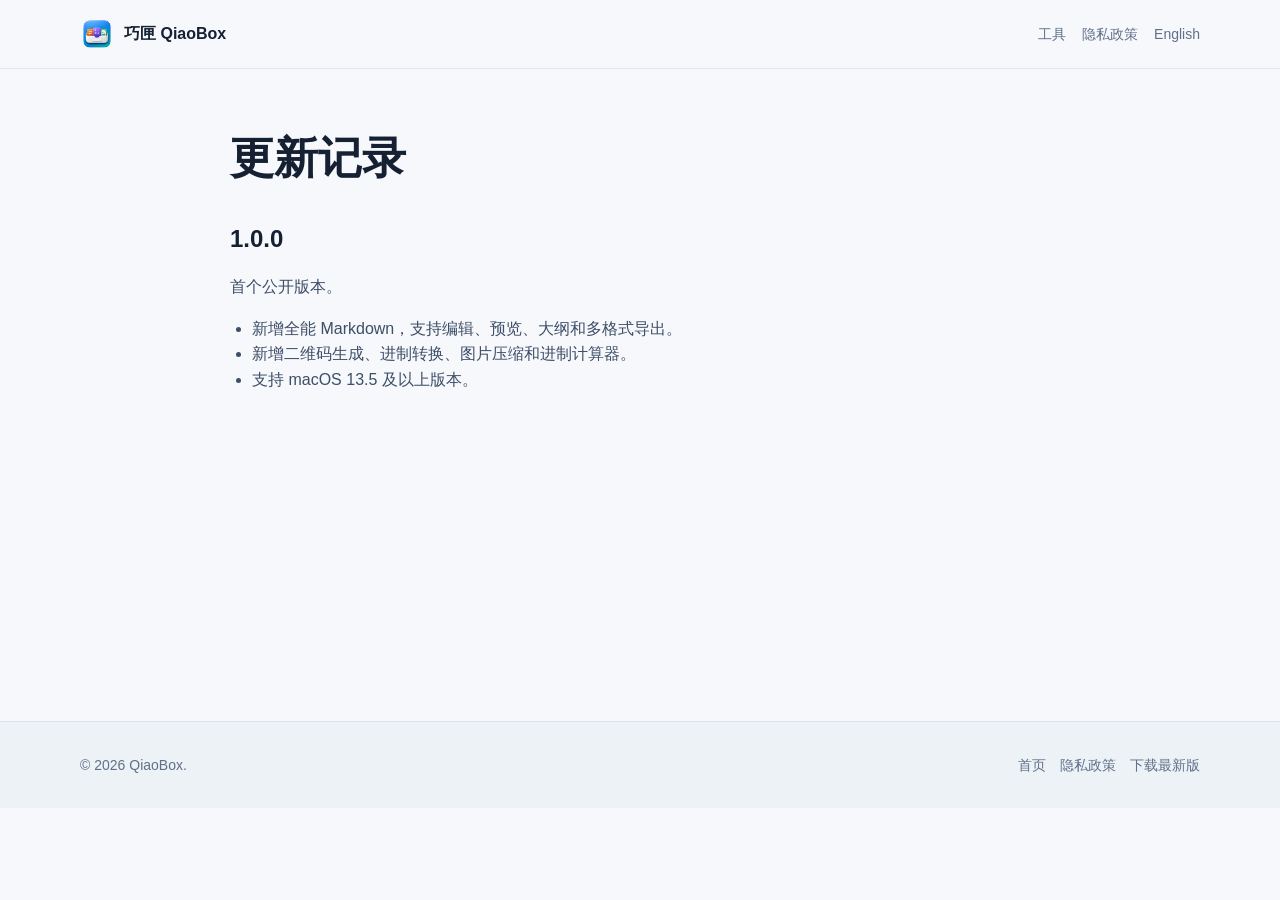
<file: docs/changelog.html>
<!doctype html>
<html lang="zh-Hans">
<head>
  <meta charset="utf-8">
  <meta name="viewport" content="width=device-width, initial-scale=1">
  <title>更新记录 - 巧匣 QiaoBox</title>
  <meta name="description" content="巧匣 QiaoBox 更新记录。">
  <link rel="icon" href="./assets/app-icon.png">
  <link rel="stylesheet" href="./assets/style.css">
  <!-- Cloudflare Web Analytics -->
  <script defer src="https://static.cloudflareinsights.com/beacon.min.js" data-cf-beacon='{"token":"5cec14cef8c54cd1b941dce773638ba0"}'></script>
  <!-- End Cloudflare Web Analytics -->
</head>
<body>
  <header class="site-header">
    <nav class="nav" aria-label="主导航">
      <a class="brand" href="./index.html" aria-label="巧匣 QiaoBox 首页">
        <img src="./assets/app-icon.png" alt="">
        <span>巧匣 QiaoBox</span>
      </a>
      <div class="nav-links">
        <a href="./index.html#tools">工具</a>
        <a href="./privacy.html">隐私政策</a>
        <a href="./en/changelog.html">English</a>
      </div>
    </nav>
  </header>

  <main class="content-page">
    <h1>更新记录</h1>

    <h2>1.0.0</h2>
    <p>首个公开版本。</p>
    <ul>
      <li>新增全能 Markdown，支持编辑、预览、大纲和多格式导出。</li>
      <li>新增二维码生成、进制转换、图片压缩和进制计算器。</li>
      <li>支持 macOS 13.5 及以上版本。</li>
    </ul>
  </main>

  <footer class="site-footer">
    <div class="footer-inner">
      <span>© 2026 QiaoBox.</span>
      <div class="footer-links">
        <a href="./index.html">首页</a>
        <a href="./privacy.html">隐私政策</a>
        <a href="https://github.com/zhiyongzou/qiaobox-site/releases/latest/download/QiaoBox.dmg">下载最新版</a>
      </div>
    </div>
  </footer>
</body>
</html>
</file>
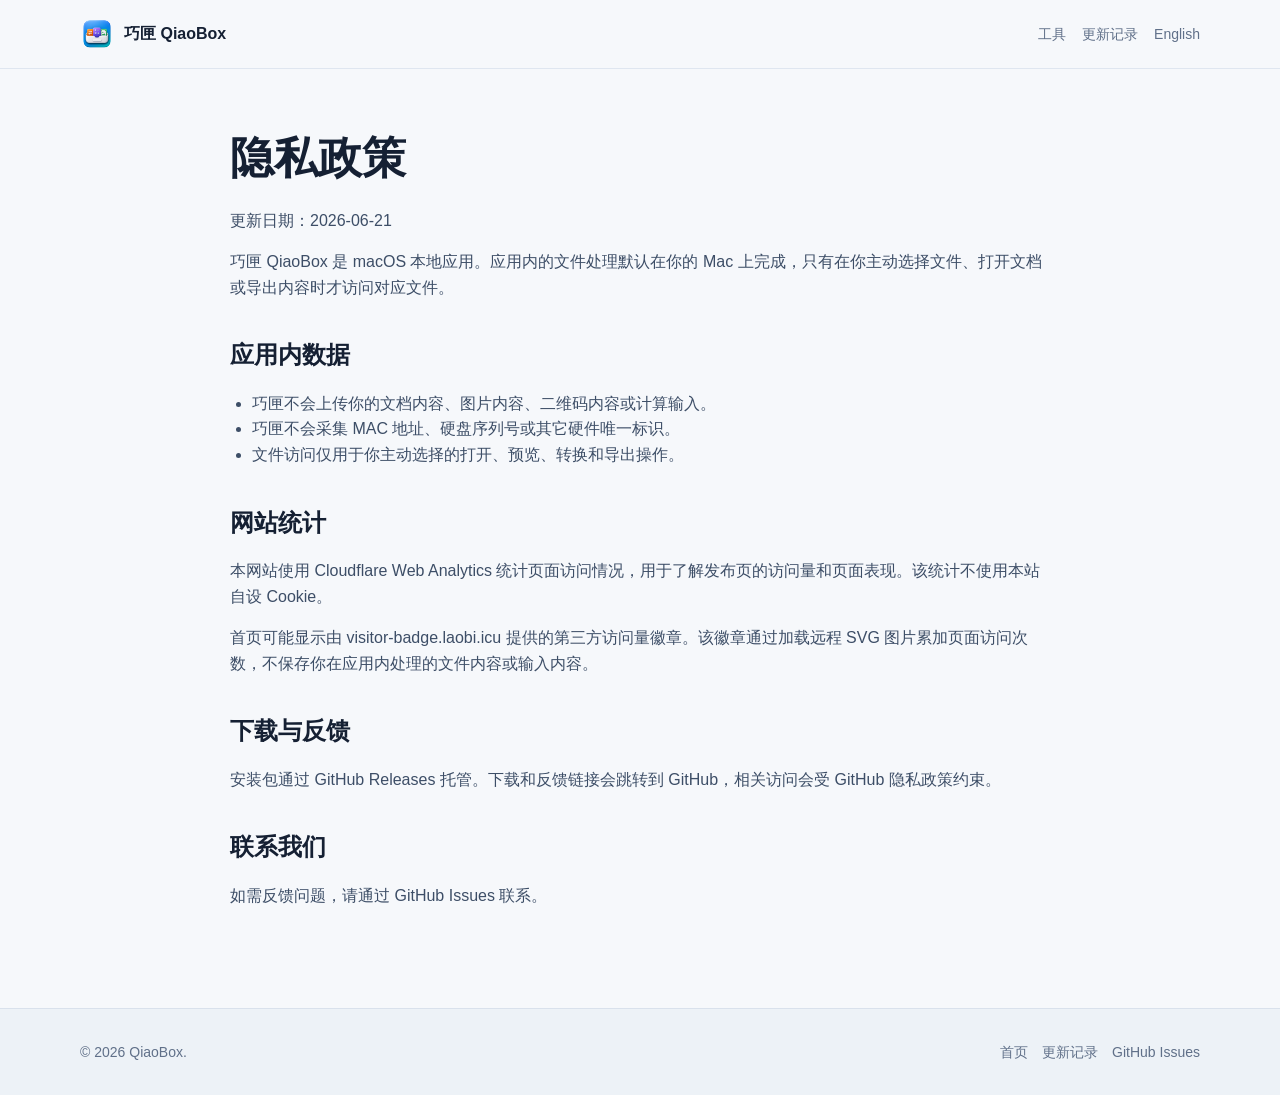
<file: docs/privacy.html>
<!doctype html>
<html lang="zh-Hans">
<head>
  <meta charset="utf-8">
  <meta name="viewport" content="width=device-width, initial-scale=1">
  <title>隐私政策 - 巧匣 QiaoBox</title>
  <meta name="description" content="巧匣 QiaoBox 隐私政策。">
  <link rel="icon" href="./assets/app-icon.png">
  <link rel="stylesheet" href="./assets/style.css">
  <!-- Cloudflare Web Analytics -->
  <script defer src="https://static.cloudflareinsights.com/beacon.min.js" data-cf-beacon='{"token":"5cec14cef8c54cd1b941dce773638ba0"}'></script>
  <!-- End Cloudflare Web Analytics -->
</head>
<body>
  <header class="site-header">
    <nav class="nav" aria-label="主导航">
      <a class="brand" href="./index.html" aria-label="巧匣 QiaoBox 首页">
        <img src="./assets/app-icon.png" alt="">
        <span>巧匣 QiaoBox</span>
      </a>
      <div class="nav-links">
        <a href="./index.html#tools">工具</a>
        <a href="./changelog.html">更新记录</a>
        <a href="./en/privacy.html">English</a>
      </div>
    </nav>
  </header>

  <main class="content-page">
    <h1>隐私政策</h1>
    <p>更新日期：2026-06-21</p>
    <p>巧匣 QiaoBox 是 macOS 本地应用。应用内的文件处理默认在你的 Mac 上完成，只有在你主动选择文件、打开文档或导出内容时才访问对应文件。</p>

    <h2>应用内数据</h2>
    <ul>
      <li>巧匣不会上传你的文档内容、图片内容、二维码内容或计算输入。</li>
      <li>巧匣不会采集 MAC 地址、硬盘序列号或其它硬件唯一标识。</li>
      <li>文件访问仅用于你主动选择的打开、预览、转换和导出操作。</li>
    </ul>

    <h2>网站统计</h2>
    <p>本网站使用 Cloudflare Web Analytics 统计页面访问情况，用于了解发布页的访问量和页面表现。该统计不使用本站自设 Cookie。</p>
    <p>首页可能显示由 visitor-badge.laobi.icu 提供的第三方访问量徽章。该徽章通过加载远程 SVG 图片累加页面访问次数，不保存你在应用内处理的文件内容或输入内容。</p>

    <h2>下载与反馈</h2>
    <p>安装包通过 GitHub Releases 托管。下载和反馈链接会跳转到 GitHub，相关访问会受 GitHub 隐私政策约束。</p>

    <h2>联系我们</h2>
    <p>如需反馈问题，请通过 <a class="text-link" href="https://github.com/zhiyongzou/qiaobox-site/issues">GitHub Issues</a> 联系。</p>
  </main>

  <footer class="site-footer">
    <div class="footer-inner">
      <span>© 2026 QiaoBox.</span>
      <div class="footer-links">
        <a href="./index.html">首页</a>
        <a href="./changelog.html">更新记录</a>
        <a href="https://github.com/zhiyongzou/qiaobox-site/issues">GitHub Issues</a>
      </div>
    </div>
  </footer>
</body>
</html>
</file>
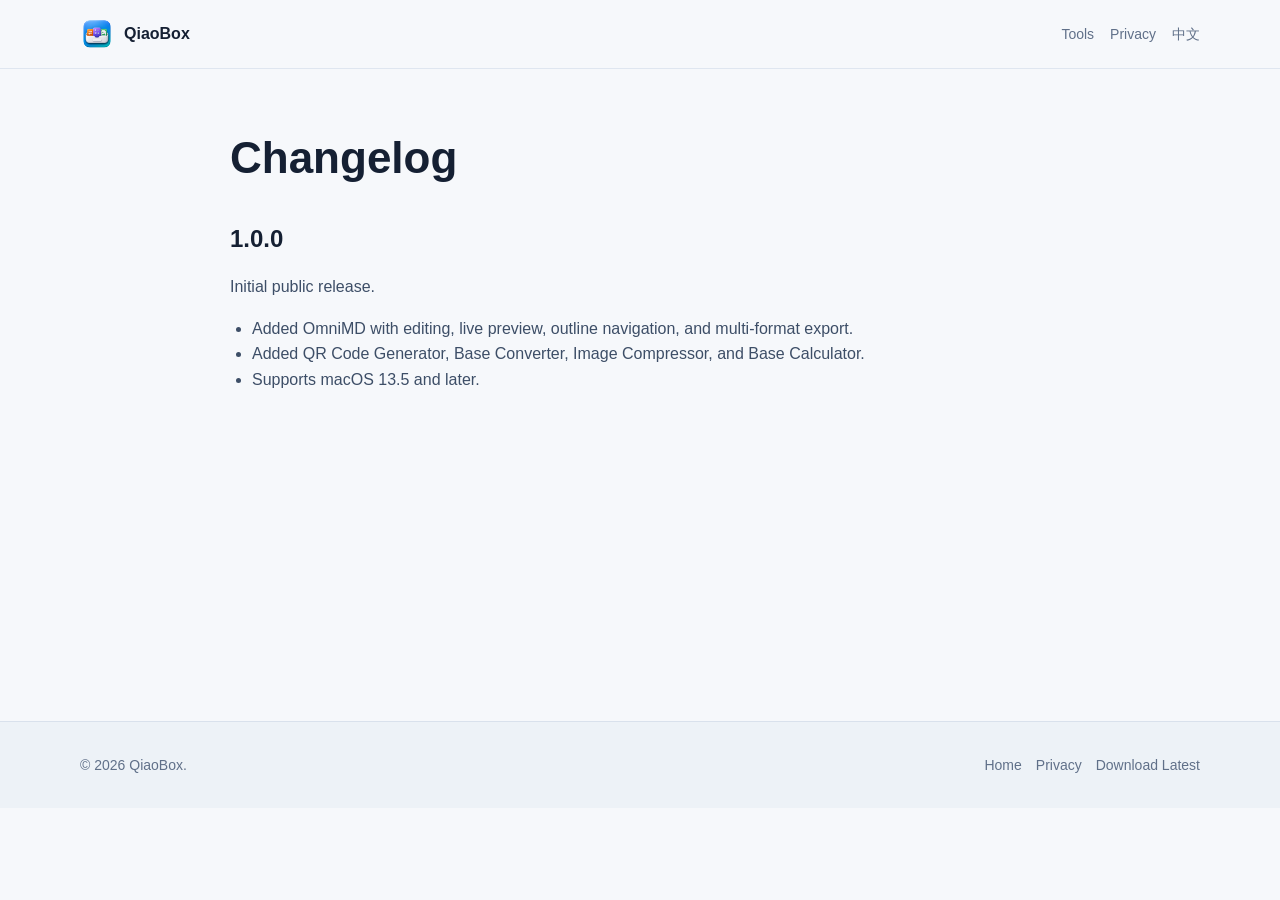
<file: docs/en/changelog.html>
<!doctype html>
<html lang="en">
<head>
  <meta charset="utf-8">
  <meta name="viewport" content="width=device-width, initial-scale=1">
  <title>Changelog - QiaoBox</title>
  <meta name="description" content="QiaoBox changelog.">
  <link rel="icon" href="../assets/app-icon.png">
  <link rel="stylesheet" href="../assets/style.css">
  <!-- Cloudflare Web Analytics -->
  <script defer src="https://static.cloudflareinsights.com/beacon.min.js" data-cf-beacon='{"token":"5cec14cef8c54cd1b941dce773638ba0"}'></script>
  <!-- End Cloudflare Web Analytics -->
</head>
<body>
  <header class="site-header">
    <nav class="nav" aria-label="Primary navigation">
      <a class="brand" href="./index.html" aria-label="QiaoBox home">
        <img src="../assets/app-icon.png" alt="">
        <span>QiaoBox</span>
      </a>
      <div class="nav-links">
        <a href="./index.html#tools">Tools</a>
        <a href="./privacy.html">Privacy</a>
        <a href="../changelog.html">中文</a>
      </div>
    </nav>
  </header>

  <main class="content-page">
    <h1>Changelog</h1>

    <h2>1.0.0</h2>
    <p>Initial public release.</p>
    <ul>
      <li>Added OmniMD with editing, live preview, outline navigation, and multi-format export.</li>
      <li>Added QR Code Generator, Base Converter, Image Compressor, and Base Calculator.</li>
      <li>Supports macOS 13.5 and later.</li>
    </ul>
  </main>

  <footer class="site-footer">
    <div class="footer-inner">
      <span>© 2026 QiaoBox.</span>
      <div class="footer-links">
        <a href="./index.html">Home</a>
        <a href="./privacy.html">Privacy</a>
        <a href="https://github.com/zhiyongzou/qiaobox-site/releases/latest/download/QiaoBox.dmg">Download Latest</a>
      </div>
    </div>
  </footer>
</body>
</html>
</file>
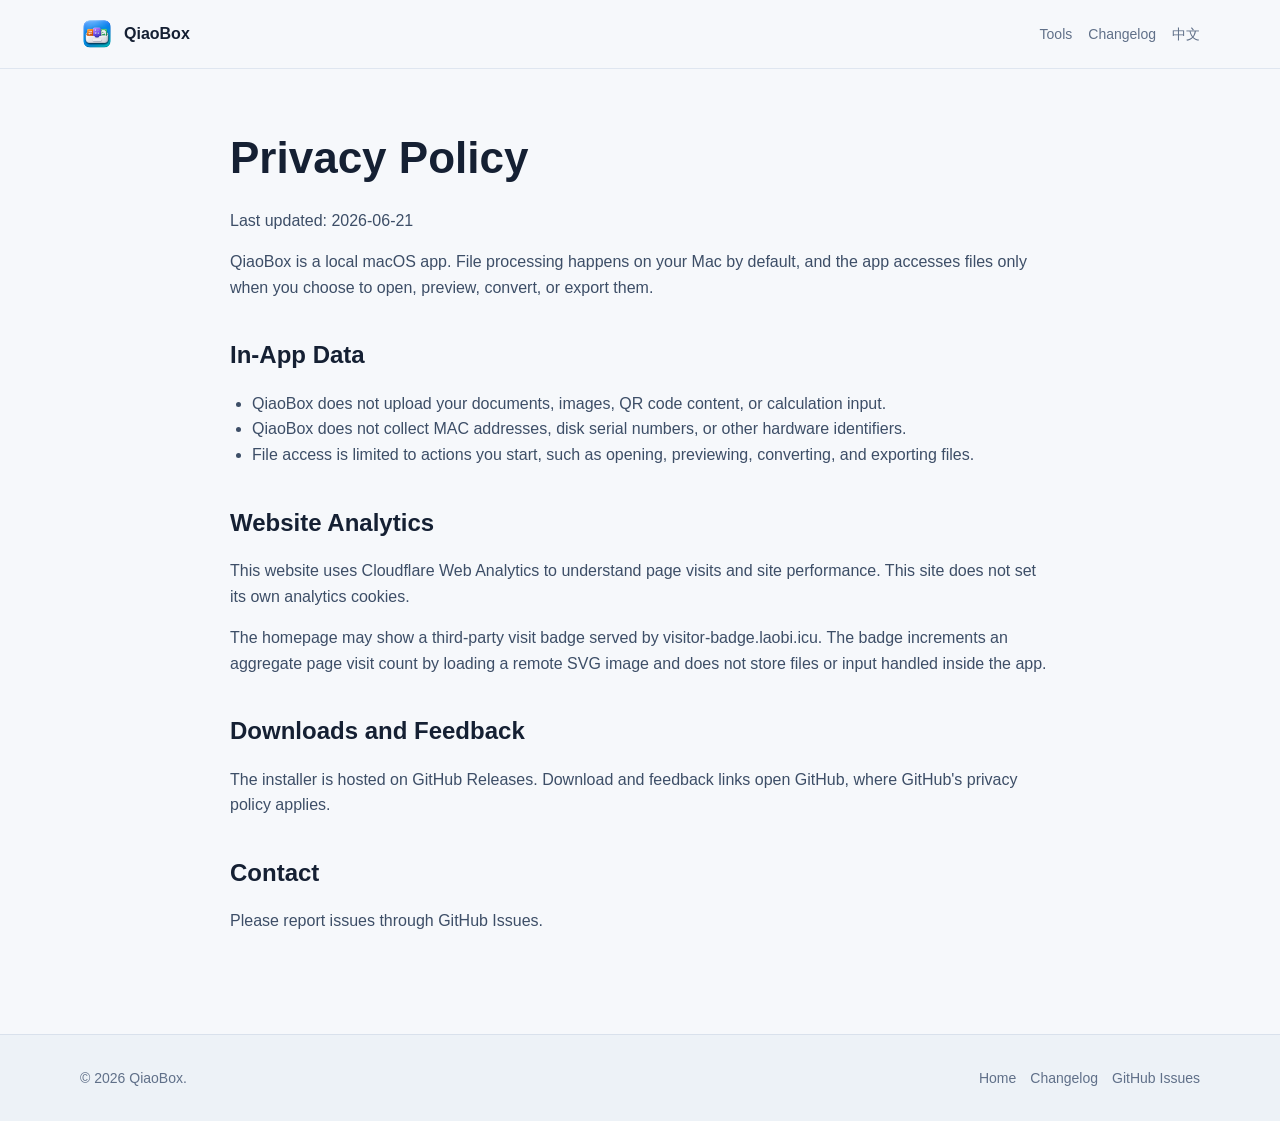
<file: docs/en/privacy.html>
<!doctype html>
<html lang="en">
<head>
  <meta charset="utf-8">
  <meta name="viewport" content="width=device-width, initial-scale=1">
  <title>Privacy Policy - QiaoBox</title>
  <meta name="description" content="QiaoBox privacy policy.">
  <link rel="icon" href="../assets/app-icon.png">
  <link rel="stylesheet" href="../assets/style.css">
  <!-- Cloudflare Web Analytics -->
  <script defer src="https://static.cloudflareinsights.com/beacon.min.js" data-cf-beacon='{"token":"5cec14cef8c54cd1b941dce773638ba0"}'></script>
  <!-- End Cloudflare Web Analytics -->
</head>
<body>
  <header class="site-header">
    <nav class="nav" aria-label="Primary navigation">
      <a class="brand" href="./index.html" aria-label="QiaoBox home">
        <img src="../assets/app-icon.png" alt="">
        <span>QiaoBox</span>
      </a>
      <div class="nav-links">
        <a href="./index.html#tools">Tools</a>
        <a href="./changelog.html">Changelog</a>
        <a href="../privacy.html">中文</a>
      </div>
    </nav>
  </header>

  <main class="content-page">
    <h1>Privacy Policy</h1>
    <p>Last updated: 2026-06-21</p>
    <p>QiaoBox is a local macOS app. File processing happens on your Mac by default, and the app accesses files only when you choose to open, preview, convert, or export them.</p>

    <h2>In-App Data</h2>
    <ul>
      <li>QiaoBox does not upload your documents, images, QR code content, or calculation input.</li>
      <li>QiaoBox does not collect MAC addresses, disk serial numbers, or other hardware identifiers.</li>
      <li>File access is limited to actions you start, such as opening, previewing, converting, and exporting files.</li>
    </ul>

    <h2>Website Analytics</h2>
    <p>This website uses Cloudflare Web Analytics to understand page visits and site performance. This site does not set its own analytics cookies.</p>
    <p>The homepage may show a third-party visit badge served by visitor-badge.laobi.icu. The badge increments an aggregate page visit count by loading a remote SVG image and does not store files or input handled inside the app.</p>

    <h2>Downloads and Feedback</h2>
    <p>The installer is hosted on GitHub Releases. Download and feedback links open GitHub, where GitHub's privacy policy applies.</p>

    <h2>Contact</h2>
    <p>Please report issues through <a class="text-link" href="https://github.com/zhiyongzou/qiaobox-site/issues">GitHub Issues</a>.</p>
  </main>

  <footer class="site-footer">
    <div class="footer-inner">
      <span>© 2026 QiaoBox.</span>
      <div class="footer-links">
        <a href="./index.html">Home</a>
        <a href="./changelog.html">Changelog</a>
        <a href="https://github.com/zhiyongzou/qiaobox-site/issues">GitHub Issues</a>
      </div>
    </div>
  </footer>
</body>
</html>
</file>
<file: docs/assets/style.css>
:root {
  color-scheme: light;
  --page: #f6f8fb;
  --surface: #ffffff;
  --surface-soft: #eef3f8;
  --ink: #152033;
  --muted: #607089;
  --line: #d9e1ec;
  --primary: #1768d1;
  --primary-strong: #0f4fa6;
  --green: #208261;
  --orange: #a45718;
  --purple: #6b4bc0;
  --shadow: 0 18px 50px rgba(25, 43, 71, 0.13);
  --radius: 8px;
  font-family: -apple-system, BlinkMacSystemFont, "Segoe UI", sans-serif;
}

* {
  box-sizing: border-box;
}

body {
  margin: 0;
  color: var(--ink);
  background: var(--page);
  font-size: 16px;
  line-height: 1.6;
}

body.is-lightbox-open {
  overflow: hidden;
}

a {
  color: inherit;
  text-decoration: none;
}

img {
  display: block;
  max-width: 100%;
}

.site-header {
  position: sticky;
  top: 0;
  z-index: 10;
  border-bottom: 1px solid rgba(217, 225, 236, 0.78);
  background: rgba(246, 248, 251, 0.92);
  backdrop-filter: blur(18px);
}

.nav {
  display: flex;
  align-items: center;
  justify-content: space-between;
  width: min(1120px, calc(100% - 40px));
  height: 68px;
  margin: 0 auto;
  gap: 20px;
}

.brand {
  display: inline-flex;
  align-items: center;
  min-width: 0;
  gap: 10px;
  font-weight: 700;
}

.brand img {
  width: 34px;
  height: 34px;
  border-radius: 7px;
}

.brand span {
  white-space: nowrap;
}

.nav-links {
  display: flex;
  align-items: center;
  justify-content: flex-end;
  gap: 16px;
  color: var(--muted);
  font-size: 14px;
}

.nav-links a {
  white-space: nowrap;
}

.nav-links a:hover,
.footer-links a:hover,
.text-link:hover {
  color: var(--primary);
}

.hero {
  overflow: hidden;
  border-bottom: 1px solid var(--line);
  background: #f7f9fc;
}

.hero-inner {
  display: grid;
  grid-template-columns: minmax(0, 0.95fr) minmax(380px, 1.05fr);
  align-items: center;
  width: min(1120px, calc(100% - 40px));
  min-height: calc(100vh - 220px);
  margin: 0 auto;
  padding: 48px 0;
  gap: 56px;
}

.eyebrow {
  margin: 0 0 14px;
  color: var(--primary);
  font-size: 14px;
  font-weight: 700;
}

.hero-kicker {
  display: flex;
  align-items: center;
  flex-wrap: wrap;
  gap: 8px;
}

.visit-badge {
  display: inline-block;
  width: auto;
  height: 20px;
}

.hero h1 {
  max-width: 11ch;
  margin: 0;
  font-size: clamp(52px, 8vw, 92px);
  line-height: 0.95;
  letter-spacing: 0;
}

.hero-copy {
  max-width: 620px;
  margin: 22px 0 0;
  color: #34435a;
  font-size: 20px;
  line-height: 1.7;
}

.hero-actions {
  display: flex;
  flex-wrap: wrap;
  align-items: center;
  margin-top: 34px;
  gap: 12px;
}

.button {
  display: inline-flex;
  align-items: center;
  justify-content: center;
  min-height: 46px;
  padding: 0 18px;
  border: 1px solid var(--line);
  border-radius: var(--radius);
  background: var(--surface);
  color: var(--ink);
  font-weight: 700;
  box-shadow: 0 6px 18px rgba(25, 43, 71, 0.08);
}

.button.primary {
  border-color: var(--primary);
  background: var(--primary);
  color: #fff;
}

.button:hover {
  transform: translateY(-1px);
}

.button.primary:hover {
  background: var(--primary-strong);
}

.meta-row {
  display: flex;
  flex-wrap: wrap;
  margin-top: 22px;
  gap: 10px;
}

.pill {
  display: inline-flex;
  align-items: center;
  min-height: 32px;
  padding: 0 12px;
  border: 1px solid var(--line);
  border-radius: 999px;
  background: rgba(255, 255, 255, 0.7);
  color: #475873;
  font-size: 14px;
}

.hero-media {
  align-self: end;
  justify-self: end;
  width: min(100%, 390px);
}

.screenshot-stack {
  display: grid;
  gap: 18px;
}

.screenshot-frame {
  overflow: hidden;
  margin: 0;
  border: 1px solid rgba(111, 128, 151, 0.25);
  border-radius: var(--radius);
  background: var(--surface);
  box-shadow: var(--shadow);
}

.screenshot-frame.secondary {
  width: 86%;
  margin-left: auto;
}

.screenshot-frame img {
  width: 100%;
  height: auto;
}

.screenshot-zoom {
  display: block;
  cursor: zoom-in;
}

.screenshot-zoom:focus-visible {
  outline: 3px solid rgba(23, 104, 209, 0.42);
  outline-offset: 3px;
}

.section {
  width: min(1120px, calc(100% - 40px));
  margin: 0 auto;
  padding: 72px 0;
}

.section + .section {
  border-top: 1px solid var(--line);
}

.section-header {
  max-width: 720px;
  margin-bottom: 30px;
}

.section h2 {
  margin: 0 0 12px;
  font-size: 36px;
  line-height: 1.2;
  letter-spacing: 0;
}

.section-lede {
  margin: 0;
  color: var(--muted);
  font-size: 18px;
}

.feature-grid {
  display: grid;
  grid-template-columns: repeat(3, minmax(0, 1fr));
  gap: 16px;
}

.feature-card {
  min-height: 190px;
  padding: 22px;
  border: 1px solid var(--line);
  border-radius: var(--radius);
  background: var(--surface);
}

.feature-card h3 {
  margin: 0 0 10px;
  font-size: 20px;
}

.feature-card p {
  margin: 0;
  color: var(--muted);
}

.feature-icon {
  display: inline-flex;
  align-items: center;
  justify-content: center;
  width: 52px;
  height: 38px;
  margin-bottom: 18px;
  border-radius: var(--radius);
  background: var(--surface-soft);
  color: var(--primary);
  font-weight: 800;
}

.feature-card:nth-child(2) .feature-icon {
  color: var(--green);
}

.feature-card:nth-child(3) .feature-icon {
  color: var(--orange);
}

.feature-card:nth-child(5) .feature-icon {
  color: var(--purple);
}

.markdown-showcase {
  border-top: 1px solid var(--line);
}

.markdown-layout {
  display: grid;
  grid-template-columns: minmax(360px, 0.95fr) minmax(0, 1.05fr);
  align-items: center;
  gap: 42px;
}

.markdown-visual {
  overflow: hidden;
  border: 1px solid rgba(111, 128, 151, 0.25);
  border-radius: var(--radius);
  background: var(--surface);
  box-shadow: var(--shadow);
}

.markdown-visual img {
  width: 100%;
  height: auto;
}

.image-lightbox[hidden] {
  display: none;
}

.image-lightbox {
  position: fixed;
  inset: 0;
  z-index: 100;
  display: grid;
  place-items: center;
  padding: 24px;
}

.image-lightbox-backdrop {
  position: absolute;
  inset: 0;
  border: 0;
  background: rgba(11, 18, 31, 0.72);
  cursor: zoom-out;
}

.image-lightbox-frame {
  position: relative;
  z-index: 1;
  max-width: min(1200px, 100%);
  max-height: calc(100vh - 48px);
  margin: 0;
  border-radius: var(--radius);
  background: var(--surface);
  box-shadow: 0 28px 90px rgba(0, 0, 0, 0.32);
}

.image-lightbox-frame img {
  display: block;
  width: auto;
  max-width: 100%;
  max-height: calc(100vh - 48px);
  border-radius: var(--radius);
}

.image-lightbox-close {
  position: absolute;
  top: 10px;
  right: 10px;
  display: inline-flex;
  align-items: center;
  justify-content: center;
  width: 34px;
  height: 34px;
  border: 1px solid rgba(217, 225, 236, 0.9);
  border-radius: 50%;
  background: rgba(255, 255, 255, 0.92);
  color: var(--ink);
  font-size: 24px;
  line-height: 1;
  cursor: pointer;
}

.image-lightbox-close:hover {
  background: var(--surface);
}

.markdown-content h2 {
  margin: 0 0 14px;
  font-size: 36px;
  line-height: 1.2;
  letter-spacing: 0;
}

.markdown-points {
  display: grid;
  grid-template-columns: repeat(2, minmax(0, 1fr));
  margin-top: 28px;
  gap: 14px;
}

.markdown-points article {
  padding: 18px;
  border: 1px solid var(--line);
  border-radius: var(--radius);
  background: var(--surface);
}

.markdown-points h3 {
  margin: 0 0 8px;
  font-size: 18px;
}

.markdown-points p {
  margin: 0;
  color: var(--muted);
}

.markdown-tags {
  display: flex;
  flex-wrap: wrap;
  margin-top: 22px;
  gap: 10px;
}

.download-band {
  border-top: 1px solid var(--line);
  border-bottom: 1px solid var(--line);
  background: var(--surface);
}

.download-inner {
  display: grid;
  grid-template-columns: minmax(0, 1fr) auto;
  align-items: center;
  width: min(1120px, calc(100% - 40px));
  margin: 0 auto;
  padding: 44px 0;
  gap: 28px;
}

.download-inner h2 {
  margin: 0 0 8px;
  font-size: 30px;
  line-height: 1.25;
  letter-spacing: 0;
}

.download-inner p {
  margin: 0;
  color: var(--muted);
}

.content-page {
  width: min(820px, calc(100% - 40px));
  min-height: calc(100vh - 68px - 180px);
  margin: 0 auto;
  padding: 64px 0 84px;
}

.content-page h1 {
  margin: 0 0 24px;
  font-size: 44px;
  line-height: 1.15;
  letter-spacing: 0;
}

.content-page h2 {
  margin: 36px 0 10px;
  font-size: 24px;
  letter-spacing: 0;
}

.content-page p,
.content-page li {
  color: #3d4e67;
}

.content-page ul {
  padding-left: 22px;
}

.site-footer {
  border-top: 1px solid var(--line);
  background: #edf2f7;
}

.footer-inner {
  display: flex;
  align-items: center;
  justify-content: space-between;
  width: min(1120px, calc(100% - 40px));
  min-height: 86px;
  margin: 0 auto;
  gap: 18px;
  color: var(--muted);
  font-size: 14px;
}

.footer-links {
  display: flex;
  flex-wrap: wrap;
  justify-content: flex-end;
  gap: 14px;
}

@media (max-width: 880px) {
  .nav {
    width: min(100% - 28px, 1120px);
  }

  .nav-links {
    gap: 10px;
    font-size: 13px;
  }

  .hero-inner {
    grid-template-columns: 1fr;
    width: min(100% - 28px, 1120px);
    min-height: auto;
    padding: 26px 0 30px;
    gap: 24px;
  }

  .hero h1 {
    max-width: 100%;
    font-size: 54px;
  }

  .hero-copy {
    font-size: 18px;
  }

  .screenshot-frame.secondary {
    display: none;
  }

  .screenshot-frame {
    width: min(100%, 520px);
    margin: 0 auto;
  }

  .section,
  .download-inner,
  .content-page,
  .footer-inner {
    width: min(100% - 28px, 1120px);
  }

  .feature-grid {
    grid-template-columns: 1fr;
  }

  .markdown-layout {
    grid-template-columns: 1fr;
  }

  .markdown-visual {
    width: min(100%, 620px);
    margin: 0 auto;
  }

  .markdown-points {
    grid-template-columns: 1fr;
  }

  .download-inner {
    grid-template-columns: 1fr;
  }

  .footer-inner {
    align-items: flex-start;
    flex-direction: column;
    justify-content: center;
    padding: 22px 0;
  }

  .footer-links {
    justify-content: flex-start;
  }
}

@media (max-width: 560px) {
  .site-header {
    position: static;
  }

  .nav {
    align-items: flex-start;
    flex-direction: column;
    height: auto;
    padding: 14px 0;
  }

  .nav-links {
    flex-wrap: wrap;
    justify-content: flex-start;
  }

  .hero h1 {
    font-size: 40px;
  }

  .hero-copy {
    font-size: 17px;
  }

  .hero-actions {
    margin-top: 24px;
  }

  .meta-row {
    margin-top: 16px;
  }

  .hero-actions {
    align-items: stretch;
    flex-direction: column;
  }

  .button {
    width: 100%;
  }

  .screenshot-frame.secondary {
    width: 100%;
  }

  .section {
    padding: 54px 0;
  }

  .section h2,
  .markdown-content h2,
  .download-inner h2 {
    font-size: 28px;
  }

  .content-page h1 {
    font-size: 34px;
  }
}
</file>
